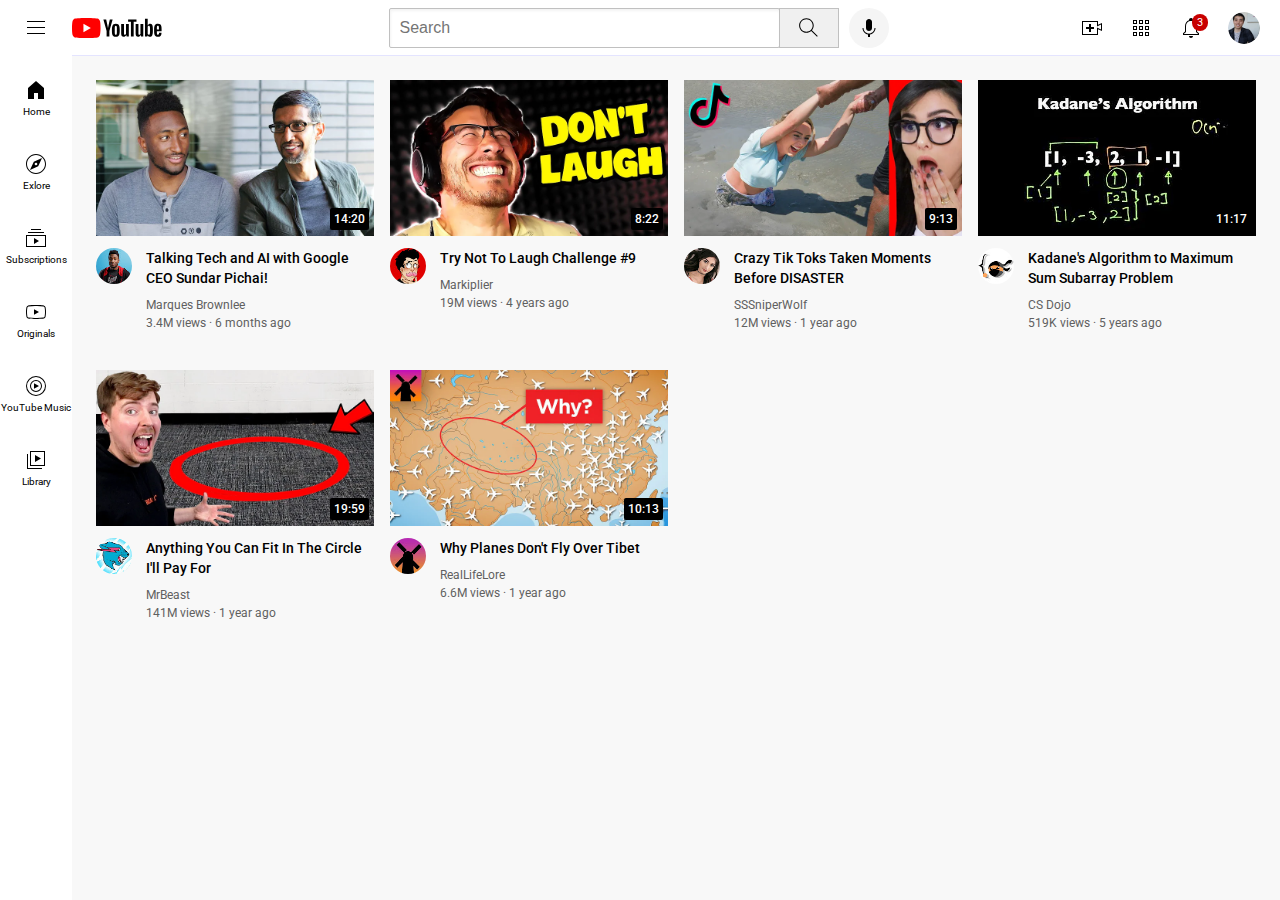
<file: index.html>
<!DOCTYPE html>

<html>
  <head>
    <title>
      Youtube.com Clone
    </title>
    <link rel="preconnect" href="https://fonts.googleapis.com">
    <link rel="preconnect" href="https://fonts.gstatic.com" crossorigin>
    <link href="https://fonts.googleapis.com/css2?family=Roboto:wght@400;500;700&display=swap" rel="stylesheet">
    
    <link rel="stylesheet" href="styles/general.css">
    <link rel="stylesheet" href="styles/videos.css">
    <link rel="stylesheet" href="styles/header.css">
    <link rel="stylesheet" href="styles/sidebar.css">

  </head>

  <body>
    <header class="header">

      <div class="left-section">
        <img class="hamburger-menu" src="icons/icon8.svg">
        <img class="youtube-logo" src="icons/icon7.svg">
      </div>

      <div class="middle-section">
        <input class="search-bar" type="text" placeholder="Search">

        <button class="search-button">
          <img class="search-icon" src="icons/icon6.svg">
          <div class="tooltip">Search</div>
        </button>
        <!-- Put position absolute inside position relative-->
        <button class="voice-search-button">
          <img class="voice-search-icon" src="icons/icon5.svg">
          <div class="tooltip">Search with your voice</div>
        </button>
      </div>

      <div class="right-section">
          
        <div class="upload-icon-container">
          <img class="upload-icon" src="icons/icon4.svg">
          <div class="tooltip">Create</div>
        </div>

        <div class="youtube-apps-icon-container">
          <img class="youtube-apps-icon" src="icons/icon3.svg">
          <div class="tooltip">YouTube Apps</div>
        </div>

        <div class="notifications-icon-container">
            <img class="notifications-icon" src="icons/icon2.svg">
            <div class="tooltip">Notifications</div>
            <div class="notifications-count">
              3
            </div>
        </div>
  
         
        
        <img class="current-user-picture" src="channel-pictures/icon1.jpeg">

      </div>
    </header>


    <nav class="sidebar">
      <div class="sidebar-link">
        <img src="icons/home.svg">
        <div>Home</div>
      </div>

      <div class="sidebar-link">
        <img src="icons/explore.svg">
        <div>Exlore</div>
      </div>

      <div class="sidebar-link">
        <img src="icons/subscriptions.svg">
        <div>Subscriptions</div>
      </div>

      <div class="sidebar-link">
        <img src="icons/originals.svg">
        <div>Originals</div>
      </div>

      <div class="sidebar-link">
        <img src="icons/youtube-music.svg">
        <div>YouTube Music</div>
      </div>

      <div class="sidebar-link">
        <img src="icons/library.svg">
        <div>Library</div>
      </div>

    </nav>

    <main>
    <section class="video-grid">
      <div class="video-preview">

        <div class="thumbnail-row">
          <img class="thumbnail" src="thumbnails/thumbnail-1.webp">
          <div class="video-time">
            14:20
          </div>
        </div>
  
        <div class="video-info-grid">
          <div class="channel-picture">
            <img class="profile-picture" src="channel-pictures/profile-pic.jpeg">
          </div>
  
          <div class="video-info">
            <p class="video-title">
              Talking Tech and AI with Google CEO Sundar Pichai!
            </p>
        
            <p class="video-author">
              Marques Brownlee
            </p>
        
            <p class="video-stats">
              3.4M views &#183; 6 months ago
            </p>
          </div>
  
        </div>
  
      </div>
  
      <div class="video-preview">
  
        <div class="thumbnail-row">
          <img class="thumbnail" src="thumbnails/thumbnail-2.webp">
          <div class="video-time">
            8:22
          </div>
        </div>
        
        <div class="video-info-grid">
          <div class="channel-picture">
          <img class="profile-picture" src="channel-pictures/channel-2.jpeg">
          </div>
        
        <div class="video-info">
          <p class="video-title">
            Try Not To Laugh Challenge #9
          </p>
  
          <p class="video-author">
            Markiplier
          </p>
  
          <p class="video-stats">
            19M views &#183; 4 years ago
          </p>
        </div>
  
      </div>
  
      </div>
  
      <div class="video-preview">
  
        <div class="thumbnail-row">
          <img class="thumbnail" src="thumbnails/thumbnail-3.webp">
          <div class="video-time">
            9:13
          </div>
        </div>
  
        <div class="video-info-grid">
          <div class="channel-picture">
            <img class="profile-picture" src="channel-pictures/channel-3.jpeg">
          </div>
  
          <div class="video-info">
            <p class="video-title">
              Crazy Tik Toks Taken Moments Before DISASTER
            </p>
        
            <p class="video-author">
              SSSniperWolf
            </p>
        
            <p class="video-stats">
              12M views &#183; 1 year ago
            </p>
          </div>
  
        </div>
  
      </div>
  
      <div class="video-preview">
  
        <div class="thumbnail-row">
          <img class="thumbnail" src="thumbnails/thumbnail-4.webp">
          <div class="video-time">
            11:17
          </div>
        </div>
        
        <div class="video-info-grid">
          <div class="channel-picture">
          <img class="profile-picture" src="channel-pictures/channel-4.jpeg">
          </div>
        
        <div class="video-info">
          <p class="video-title">
            Kadane's Algorithm to Maximum Sum Subarray Problem
          </p>
  
          <p class="video-author">
            CS Dojo
          </p>
  
          <p class="video-stats">
            519K views &#183; 5 years ago
          </p>
        </div>
  
      </div>
  
      </div>
  
      <div class="video-preview">
  
        <div class="thumbnail-row">
          <img class="thumbnail" src="thumbnails/thumbnail-5.webp">
          <div class="video-time">
            19:59
          </div>
        </div>
  
        <div class="video-info-grid">
          <div class="channel-picture">
            <img class="profile-picture" src="channel-pictures/channel-5.jpeg">
          </div>
  
          <div class="video-info">
            <p class="video-title">
              Anything You Can Fit In The Circle I'll Pay For
            </p>
        
            <p class="video-author">
              MrBeast
            </p>
        
            <p class="video-stats">
              141M views &#183; 1 year ago
            </p>
          </div>
  
        </div>
  
      </div>
  
      <div class="video-preview">
  
        <div class="thumbnail-row">
          <img class="thumbnail" src="thumbnails/thumbnail-6.webp">
          <div class="video-time">
            10:13
          </div>
        </div>
        
        <div class="video-info-grid">
          <div class="channel-picture">
          <img class="profile-picture" src="channel-pictures/channel-6.jpeg">
          </div>
        
        <div class="video-info">
          <p class="video-title">
            Why Planes Don't Fly Over Tibet
          </p>
  
          <p class="video-author">
            RealLifeLore
          </p>
  
          <p class="video-stats">
            6.6M views &#183; 1 year ago
          </p>
        </div>
  
      </div>
  
      </div>
    </section>
      
  </main>
    


  </body>
</html>
</file>
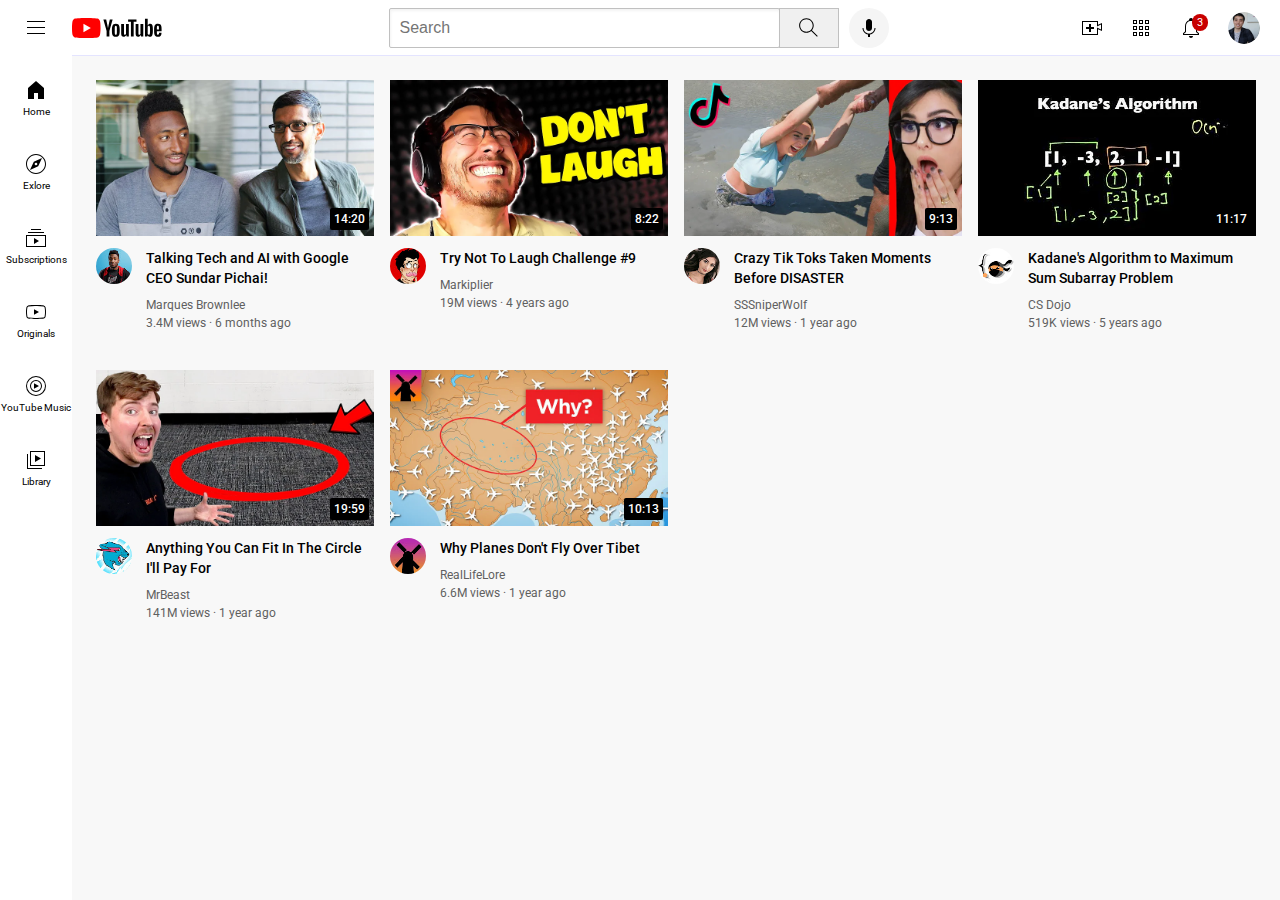
<file: youtube.html>
<!DOCTYPE html>

<html>
  <head>
    <title>
      Youtube.com Clone
    </title>
    <link rel="preconnect" href="https://fonts.googleapis.com">
    <link rel="preconnect" href="https://fonts.gstatic.com" crossorigin>
    <link href="https://fonts.googleapis.com/css2?family=Roboto:wght@400;500;700&display=swap" rel="stylesheet">
    
    <link rel="stylesheet" href="styles/general.css">
    <link rel="stylesheet" href="styles/videos.css">
    <link rel="stylesheet" href="styles/header.css">
    <link rel="stylesheet" href="styles/sidebar.css">

  </head>

  <body>
    <header class="header">

      <div class="left-section">
        <img class="hamburger-menu" src="icons/icon8.svg">
        <img class="youtube-logo" src="icons/icon7.svg">
      </div>

      <div class="middle-section">
        <input class="search-bar" type="text" placeholder="Search">

        <button class="search-button">
          <img class="search-icon" src="icons/icon6.svg">
          <div class="tooltip">Search</div>
        </button>
        <!-- Put position absolute inside position relative-->
        <button class="voice-search-button">
          <img class="voice-search-icon" src="icons/icon5.svg">
          <div class="tooltip">Search with your voice</div>
        </button>
      </div>

      <div class="right-section">
          
        <div class="upload-icon-container">
          <img class="upload-icon" src="icons/icon4.svg">
          <div class="tooltip">Create</div>
        </div>

        <div class="youtube-apps-icon-container">
          <img class="youtube-apps-icon" src="icons/icon3.svg">
          <div class="tooltip">YouTube Apps</div>
        </div>

        <div class="notifications-icon-container">
            <img class="notifications-icon" src="icons/icon2.svg">
            <div class="tooltip">Notifications</div>
            <div class="notifications-count">
              3
            </div>
        </div>
  
         
        
        <img class="current-user-picture" src="channel-pictures/icon1.jpeg">

      </div>
    </header>


    <nav class="sidebar">
      <div class="sidebar-link">
        <img src="icons/home.svg">
        <div>Home</div>
      </div>

      <div class="sidebar-link">
        <img src="icons/explore.svg">
        <div>Exlore</div>
      </div>

      <div class="sidebar-link">
        <img src="icons/subscriptions.svg">
        <div>Subscriptions</div>
      </div>

      <div class="sidebar-link">
        <img src="icons/originals.svg">
        <div>Originals</div>
      </div>

      <div class="sidebar-link">
        <img src="icons/youtube-music.svg">
        <div>YouTube Music</div>
      </div>

      <div class="sidebar-link">
        <img src="icons/library.svg">
        <div>Library</div>
      </div>

    </nav>

    <main>
    <section class="video-grid">
      <div class="video-preview">

        <div class="thumbnail-row">
          <img class="thumbnail" src="thumbnails/thumbnail-1.webp">
          <div class="video-time">
            14:20
          </div>
        </div>
  
        <div class="video-info-grid">
          <div class="channel-picture">
            <img class="profile-picture" src="channel-pictures/profile-pic.jpeg">
          </div>
  
          <div class="video-info">
            <p class="video-title">
              Talking Tech and AI with Google CEO Sundar Pichai!
            </p>
        
            <p class="video-author">
              Marques Brownlee
            </p>
        
            <p class="video-stats">
              3.4M views &#183; 6 months ago
            </p>
          </div>
  
        </div>
  
      </div>
  
      <div class="video-preview">
  
        <div class="thumbnail-row">
          <img class="thumbnail" src="thumbnails/thumbnail-2.webp">
          <div class="video-time">
            8:22
          </div>
        </div>
        
        <div class="video-info-grid">
          <div class="channel-picture">
          <img class="profile-picture" src="channel-pictures/channel-2.jpeg">
          </div>
        
        <div class="video-info">
          <p class="video-title">
            Try Not To Laugh Challenge #9
          </p>
  
          <p class="video-author">
            Markiplier
          </p>
  
          <p class="video-stats">
            19M views &#183; 4 years ago
          </p>
        </div>
  
      </div>
  
      </div>
  
      <div class="video-preview">
  
        <div class="thumbnail-row">
          <img class="thumbnail" src="thumbnails/thumbnail-3.webp">
          <div class="video-time">
            9:13
          </div>
        </div>
  
        <div class="video-info-grid">
          <div class="channel-picture">
            <img class="profile-picture" src="channel-pictures/channel-3.jpeg">
          </div>
  
          <div class="video-info">
            <p class="video-title">
              Crazy Tik Toks Taken Moments Before DISASTER
            </p>
        
            <p class="video-author">
              SSSniperWolf
            </p>
        
            <p class="video-stats">
              12M views &#183; 1 year ago
            </p>
          </div>
  
        </div>
  
      </div>
  
      <div class="video-preview">
  
        <div class="thumbnail-row">
          <img class="thumbnail" src="thumbnails/thumbnail-4.webp">
          <div class="video-time">
            11:17
          </div>
        </div>
        
        <div class="video-info-grid">
          <div class="channel-picture">
          <img class="profile-picture" src="channel-pictures/channel-4.jpeg">
          </div>
        
        <div class="video-info">
          <p class="video-title">
            Kadane's Algorithm to Maximum Sum Subarray Problem
          </p>
  
          <p class="video-author">
            CS Dojo
          </p>
  
          <p class="video-stats">
            519K views &#183; 5 years ago
          </p>
        </div>
  
      </div>
  
      </div>
  
      <div class="video-preview">
  
        <div class="thumbnail-row">
          <img class="thumbnail" src="thumbnails/thumbnail-5.webp">
          <div class="video-time">
            19:59
          </div>
        </div>
  
        <div class="video-info-grid">
          <div class="channel-picture">
            <img class="profile-picture" src="channel-pictures/channel-5.jpeg">
          </div>
  
          <div class="video-info">
            <p class="video-title">
              Anything You Can Fit In The Circle I'll Pay For
            </p>
        
            <p class="video-author">
              MrBeast
            </p>
        
            <p class="video-stats">
              141M views &#183; 1 year ago
            </p>
          </div>
  
        </div>
  
      </div>
  
      <div class="video-preview">
  
        <div class="thumbnail-row">
          <img class="thumbnail" src="thumbnails/thumbnail-6.webp">
          <div class="video-time">
            10:13
          </div>
        </div>
        
        <div class="video-info-grid">
          <div class="channel-picture">
          <img class="profile-picture" src="channel-pictures/channel-6.jpeg">
          </div>
        
        <div class="video-info">
          <p class="video-title">
            Why Planes Don't Fly Over Tibet
          </p>
  
          <p class="video-author">
            RealLifeLore
          </p>
  
          <p class="video-stats">
            6.6M views &#183; 1 year ago
          </p>
        </div>
  
      </div>
  
      </div>
    </section>
      
  </main>
    


  </body>
</html>
</file>
<file: styles/general.css>
p {
  
  margin-top: 0px;
  margin-bottom: 0px;
}

body {
  margin: 0;
  padding-top: 80px;
  padding-left: 96px;
  padding-right: 24px;
  background-color: rgb(248, 248, 248);
  font-family: Roboto, Arial;
/* the font-family style is inherited */

}
</file>
<file: styles/videos.css>
.video-grid {
  display: grid;
  grid-template-columns: 1fr 1fr 1fr;
  column-gap: 16px;
  row-gap: 40px;
 
}
.thumbnail {
  width: 100%;

}

@media (max-width: 750px) {
  .video-grid {
    grid-template-columns: 1fr 1fr;
  }
}

@media (min-width: 751px) and (max-width: 999px) {
  .video-grid {
    grid-template-columns: 1fr 1fr 1fr;
  }
}

@media (min-width: 1000px) {
  .video-grid {
    grid-template-columns: 1fr 1fr 1fr 1fr;
  }
}

.thumbnail-row {
  margin-bottom: 8px;
  position: relative;
}

.video-info-grid {
  display: grid;
  grid-template-columns: 50px 1fr;
}

.video-title {
  margin-top: 0px;
  font-size: 14px;
  font-weight: 500;
  line-height: 20px;
  margin-bottom: 10px;
}


.profile-picture {
width: 36px;
border-radius: 50px;
}

.video-author, 
.video-stats {
font-size: 12px;
color: rgb(96, 96, 96);
}

.video-author {
margin-bottom: 4px;
}

.video-time {
  font-size: 12px;
  font-weight: 500;
  padding: 4px 4px 4px 4px;
  background-color: black;
  color: white;
  position: absolute;
  bottom: 10px;
  right: 5px;
  border-radius: 2px;

}
</file>
<file: styles/header.css>
.header {
  height: 55px;

  display: flex;
  flex-direction: row;
  justify-content: space-between;

  position: fixed;
  top: 0px;
  left: 0px;
  right: 0px;
  
  background-color: white;
  border-bottom-width: 1px;
  border-bottom-style: solid;
  border-bottom-color: rgb(228, 228, 288);

  z-index: 100;
}

.left-section {
  
  display: flex;
  align-items: center;
}

.hamburger-menu {
  height: 24px;
  margin-left: 24px;
  margin-right: 24px;
}

.youtube-logo {
  height: 20px;
}
.middle-section {
  display: flex;
  align-items: center;
  flex: 1;
  margin-left: 70px;
  margin-right: 35px;
  max-width: 500px;
}

.search-bar {
  flex: 1;
  height: 36px;
  font-size: 16px;
  border: 1px solid rgb(192, 192, 192);
  border-radius: 2px;
  box-shadow: inset 1px 2px 3px rgba(0, 0, 0, 0.05);
  border-width: 1px;
  width: 0;
  padding-left: 10px;

}

.search-bar::placeholder {
  
  font-size: 16px;
  
}

.search-button {
  height: 40px;
  width: 66px;
  background-color: rgb(240, 240, 240);
  border-width: 1px;
  border-style: solid;
  border-color: rgb(192, 192, 192);
  margin-left: -1px;
  margin-right: 10px;
  position: relative;
}

.search-button .tooltip,
.voice-search-button .tooltip,
.upload-icon-container .tooltip,
.youtube-apps-icon-container .tooltip,
.notifications-icon-container .tooltip
 {
  position: absolute;
  background-color: gray;
  color: white;
  padding-top: 8px;
  padding-bottom: 8px;
  padding-left: 8px;
  padding-right: 8px;
  border-radius: 2px;
  font-size: 12px;
  bottom: -45px;
  opacity: 0;
  transition: opacity 0.15s;
  pointer-events: none;
  white-space: nowrap;
  font-family: Roboto, Arial;
  z-index: 1001;
 
}

.search-button:hover .tooltip,
.voice-search-button:hover .tooltip,
.upload-icon-container:hover .tooltip,
.youtube-apps-icon-container:hover .tooltip,
.notifications-icon-container:hover .tooltip {
  opacity: 1;
}

.search-icon {
  height: 25px;
}

.search-button {
  height: 40px;
  width: 60px;
}

.search-button, 
.voice-search-button,
.upload-icon-container,
.youtube-apps-icon-container,
.notifications-icon-container {
  position: relative;
  display: flex;
  align-items: center;
  justify-content: center;
}


.right-section {
  display: flex;
  align-items: center;
  justify-content: space-between;
  width: 180px;
  margin-right: 20px;
  flex-shrink: 0;
}

.voice-search-button {
  height: 40px;
  width: 40px;
  border-radius: 20px;
  border: none;
  background-color: rgb(245, 245, 245);
}

.voice-search-icon {
  height: 24px;


}

.upload-icon {
  height: 24px;
}

.youtube-apps-icon {
  height: 24px;

}

.notifications-icon {
  height: 24px;
}

.notifications-icon-container {
  position: relative;
}

.notifications-count {
  position: absolute;
  top: -2px;
  right: -5px;
  background-color: rgb(200, 0, 0);
  color: white;
  font-family: Roboto, Arial;
  font-size: 11px;
  padding-left: 5px;
  padding-right: 5px;
  padding-top: 2px;
  padding-bottom: 2px;
  border-radius: 10px;
}

.current-user-picture {
  height: 32px;
  border-radius: 16px;

}
</file>
<file: styles/sidebar.css>
.sidebar {
  position: fixed;
  left: 0px;
  bottom: 0px;
  top: 55px;
  background-color: white;
  width: 72px;
  z-index: 200;
  padding-top: 5px;
}

.sidebar-link {
  background-color:white;
  height: 74px;
  display: flex;
  justify-content: center;
  align-items: center;
  flex-direction: column;
}

.sidebar-link:hover {
  background-color: rgb(235, 235, 235);
  cursor: pointer;
}

.sidebar-link img {
  height: 24px;
  margin-bottom: 4px;

}

.sidebar-link div {
  font-size: 10px;
}
</file>
